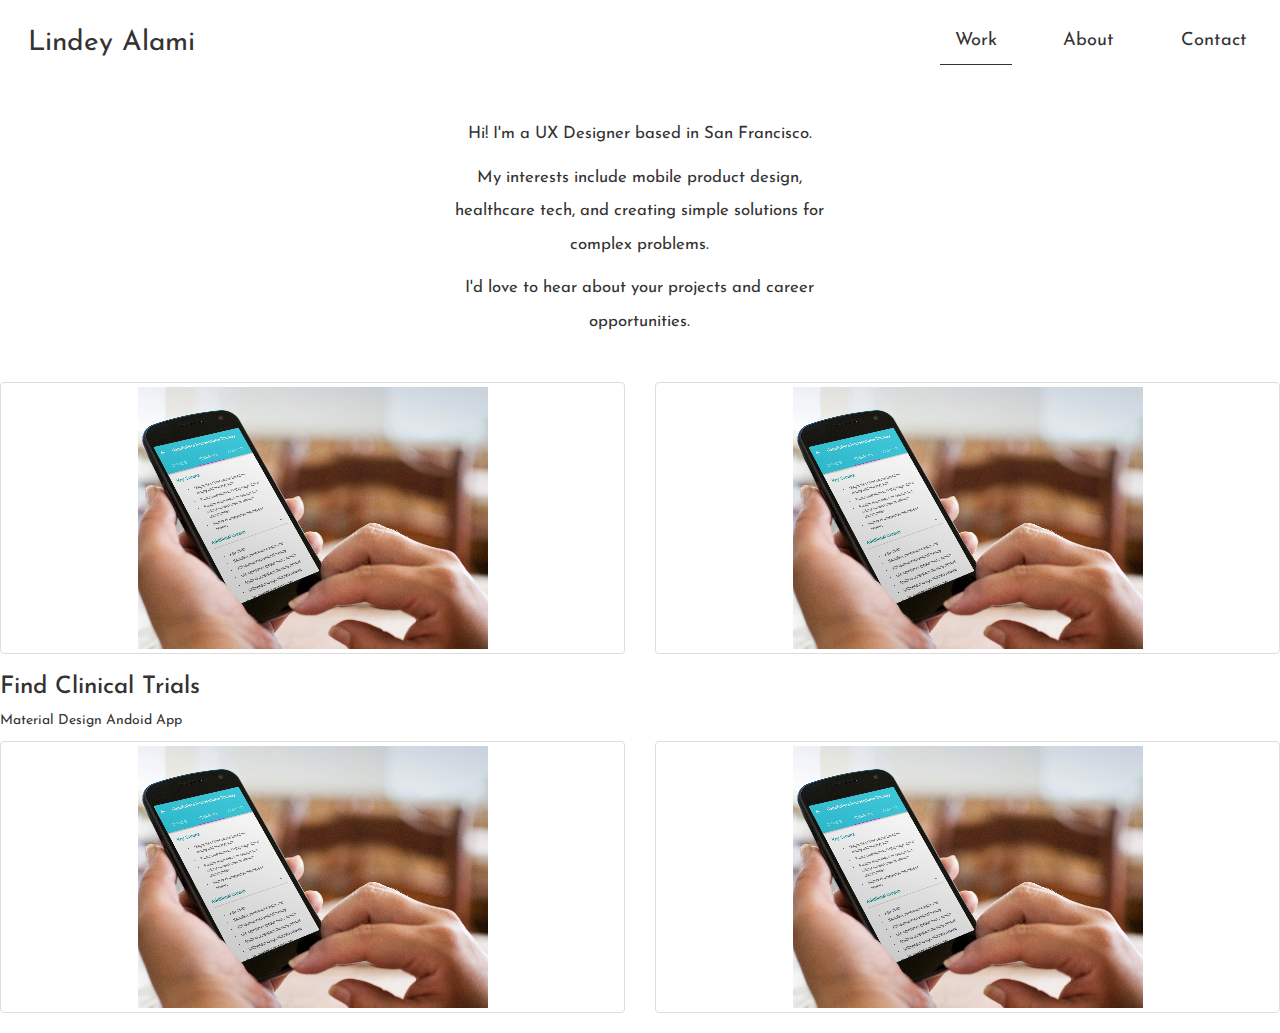
<file: index.html>
<!DOCTYPE html>
<html lang="en">
  <head>
    <title>Lindsey Alami</title>
    <meta charset="utf-8">
    <meta name="viewport" content="width=device-width, initial-scale=1.0">
    <link rel="stylesheet" href="http://maxcdn.bootstrapcdn.com/bootstrap/3.3.5/css/bootstrap.min.css">
    <link rel="stylesheet" type="text/css" href="styles.css">
    <link href='https://fonts.googleapis.com/css?family=Josefin+Sans:400,600' rel='stylesheet' type='text/css'>
    <link href='https://fonts.googleapis.com/css?family=Cardo:400,700' rel='stylesheet' type='text/css'>
    <link rel="icon" type="image/ico" href="favicon.ico" />
  </head>

  <body>
    <div= "container-fluid">
      <header>
        <h3 class= "lindsey">Lindey Alami</h3>
        <ul class= "nav">
            <li><a href="mailto:lindseywatt@gmail.com?subject=Hello!">Contact</a ></li>
            <li><a href="about.html">About</a></li>
            <li class= "active"><a href="index.html">Work</a></li>
          </ul>
      </header>

      <div class= "intro">
        <p>Hi! I'm a UX Designer based in San Francisco.</p>
        <p>My interests include mobile product design, healthcare tech, and creating simple solutions for complex problems.</p>
        <p>I'd love to hear about your projects and career opportunities.</p>
      </div>
      
      <div class= "projects">

        <div class= "row">

          <div class= "col-md-6">
            <a href= "#">
              <div class="thumbnail">  
                <img srcset= "trial_app_350x262.png 1x, trial_app_700x524.png 2x"
                src="trial_app_small.png" alt="Mobile app for finding clinical trials">
                <div class= "overlay"></div>
              </div>
              <div style="content">
                <h3>Find Clinical Trials</h3>
                <p>Material Design Andoid App</p>
              </div>
            </a>
          </div><!--end of col-->

          <div class= "col-md-6">
            <div class="thumbnail">
                <img srcset= "trial_app_350x262.png 1x, trial_app_700x524.png 2x"
                src="trial_app_small.png" alt="Mobile app for finding clinical trials">
            </div>
          </div><!--end of col-->

        </div><!--end of row-->

        <div class= "row">

          <div class= "col-md-6">
            <div class="thumbnail">
                <img srcset= "trial_app_350x262.png 1x, trial_app_700x524.png 2x"
                src="trial_app_small.png" alt="Mobile app for finding clinical trials">
            </div>
          </div><!--end of col-->

          <div class= "col-md-6">
            <div class="thumbnail">
              <img srcset= "trial_app_350x262.png 1x, trial_app_700x524.png 2x"
                src="trial_app_small.png" alt="Mobile app for finding clinical trials">
            </div>
          </div><!--end of col-->

        </div><!--end of row-->

      </div><!--end of projects-->
    
    </div><!--container-->
  </body>
</file>
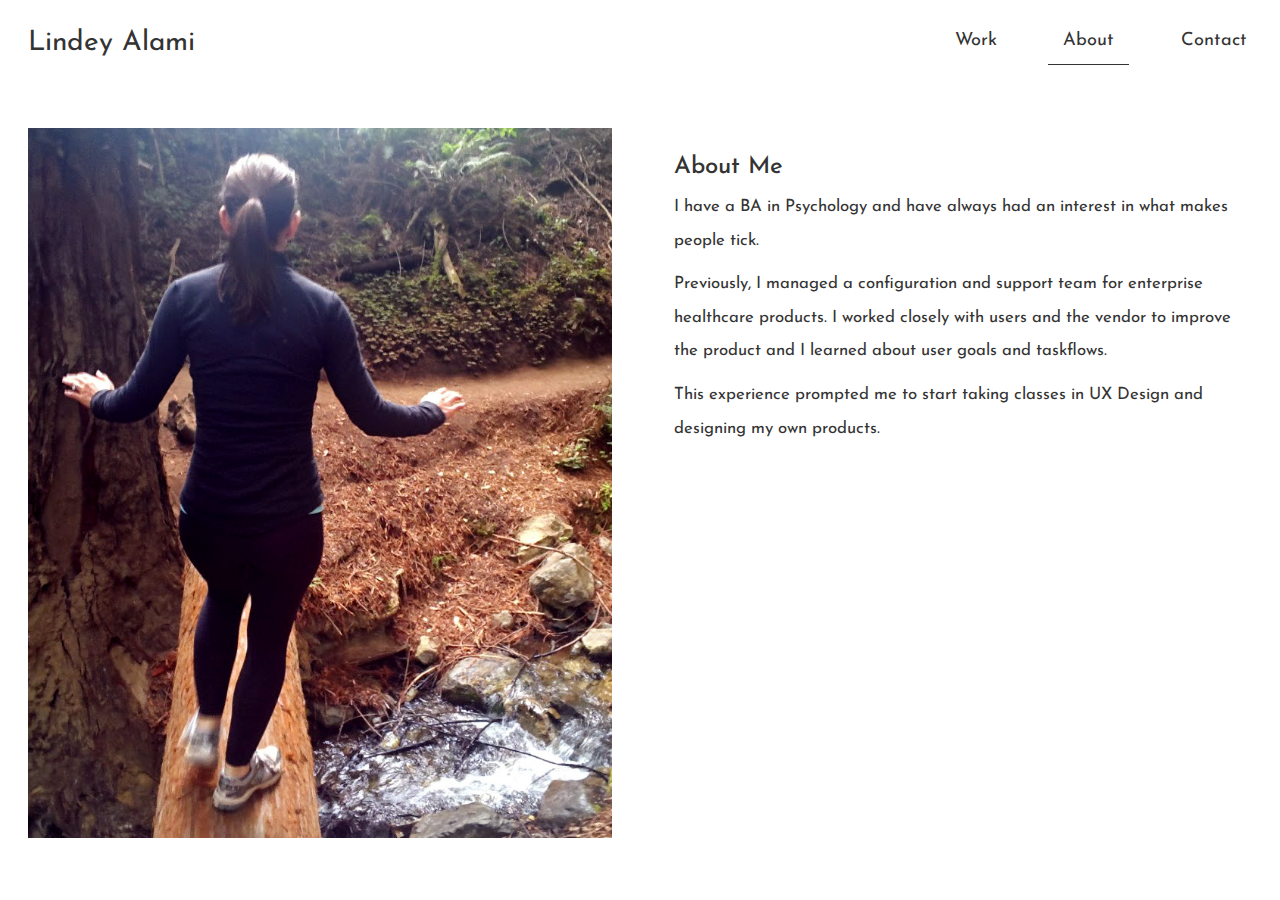
<file: about.html>
<!DOCTYPE html>
<html lang="en">
  <head>
    <title>Lindsey Alami</title>
    <meta charset="utf-8">
    <meta name="viewport" content="width=device-width, initial-scale=1.0">
    <link rel="stylesheet" href="http://maxcdn.bootstrapcdn.com/bootstrap/3.3.5/css/bootstrap.min.css">
    <link rel="stylesheet" type="text/css" href="styles.css">
    <link href='https://fonts.googleapis.com/css?family=Josefin+Sans:400,600' rel='stylesheet' type='text/css'>
    <link href='https://fonts.googleapis.com/css?family=Cardo:400,700' rel='stylesheet' type='text/css'>
  </head>

  <body>
    <div= "container-fluid">

      <header class= "about-header">
        <h3 class= "lindsey">Lindey Alami</h3>
        <ul class= "nav">
        	<li><a href="mailto:lindseywatt@gmail.com?subject=Hello!">Contact</a ></li>
          <li class= "active"><a href="about.html">About</a></li>
          <li><a href="index.html">Work</a></li>
        </ul>
      </header>

      <section class= "about">
        <img src= "lindsey_balancing_small.jpg" alt="Lindsey balancing on a log over a creek">
        <div class="why">
          <h3>About Me</h3>     
          <p>I have a BA in Psychology and have always had an interest in what makes people tick.</p>
          <p>Previously, I managed a configuration and support team for enterprise healthcare products. I worked closely with users and the vendor to improve the product and I learned about user goals and taskflows.</p>
          <p>This experience prompted me to start taking classes in UX Design and designing my own products.</p>
        </div>      
	     </section>

	 </div>
  </body>
</file>
<file: styles.css>
body{
  	color: #333333;
  	font-family: 'Josefin Sans', sans-serif;

}


.about-header{
	height: 100px;

}


.lindsey{
	float: left;
	padding-top:0.3em;
	padding-left:1em;
	font-size: 2em;
	font-weight: 400;

}


.nav{
	top: 0;

}	


.nav li{
	display: inline-block;
	float: right;
	padding: 1em;
	font-size: 1.3em;
	font-weight: 400;
	font-family: 'Josefin Sans', sans-serif;

}


.intro{
	top: 50px;
	padding:2em;
	max-width: 28em;
    margin: 0 auto;
    text-align: center;
	font-size: 1.2em;
	line-height: 200%;
	
}


a:link, a:visited {
  text-decoration: none;
  color: #333333;

}


a:hover, a:active {
    border-bottom: 1px solid #333333;


}


.active a{
	border-bottom: 1px solid #333333;

}

.about{

	font-weight: 400;


}

.about img{
	position: absolute;
	top: 100px;
	left: 0px;
	padding: 2em;
	width: 50%;
}

.why{
	position: absolute;
	top: 100px;
	right: 0px;
	padding: 2em;
	width: 50%;
	font-size: 1.2em;

}


.why h4{
	text-align: center;

}


.why p{
	line-height: 200%;

}


.content p, li{
	font-family: 'Cardo', serif;
	font-size: 1.1em;

}


.overlay{
	position: absolute;
	background: rgba(0, 0, 0, 0.7);
	opacity: 0;
	-webkit-transition: opacity .15s ease-in-out;
    -moz-transition: opactiy .15s ease-in-out;
    -ms-transition: opacity .15s ease-in-out;
    -o-transition: opacity .15s ease-in-out;
    transition: opacity .15s ease-in-out;

}


.overlay > .content{
	text-align: center;
	color: white;
	padding: 10px;

}


.thumbnail:hover .overlay{
    opacity: 0.5;
    
}


@media screen and (max-width: 750px) {


	.about img{
		width: 100%;
	}

	.why {
		width: 100%;
		top: 500px;
		background-color: white;
		opacity: 0.6;
		color: 000000;
		font-weight: 700;

	}
	
	
}

@media screen and (max-width: 675px) {

	.nav li {
		display: none; 
		margin: 0;
	}
	.nav .active {
		display: block; 
		text-align: center;
	}

	.nav li {
		display: none; 
		margin: 0;
	}
	.nav .active {
		display: block; 
		text-align: center;
	}

	.about img{
		width: 100%;
	}

	.why {
		width: 100%;
		top: 850px;
		background-color: white;
		opacity: 0.6;
		color: 000000;

	}
	
	
}


@media screen and (max-width: 600px) {

	.nav li {
		display: none; 
		margin: 0;
	}
	.nav .active {
		display: block; 
		text-align: center;
	}

	.about img{
		width: 100%;
	}

	.why {
		width: 100%;
		top: 750px;
		background-color: white;
		opacity: 0.6;
		color: 000000;

	}
	
	
}

@media screen and (max-width: 550px) {

	.nav li {
		display: none; 
		margin: 0;
	}
	.nav .active {
		display: block; 
		text-align: center;
	}

	.about img{
		width: 100%;
	}

	.why {
		width: 100%;
		top: 725px;
		background-color: white;
		opacity: 0.6;
		color: 000000;

	}
	
	
}

@media screen and (max-width: 500px) {

	.nav li {
		display: none; 
		margin: 0;
	}
	.nav .active {
		display: block; 
		text-align: center;
	}

	.about img{
		width: 100%;
	}

	.why {
		width: 100%;
		top: 650px;
		background-color: white;
		opacity: 0.6;
		color: 000000;

	}
	
	
}
@media screen and (max-width: 450px) {

	.nav li {
		display: none; 
		margin: 0;
	}
	.nav .active {
		display: block; 
		text-align: center;
	}

	.about img{
		width: 100%;
	}

	.why {
		width: 100%;
		top: 575px;
		background-color: white;
		opacity: 0.6;
		color: 000000;

	}
	
	
}
</file>
